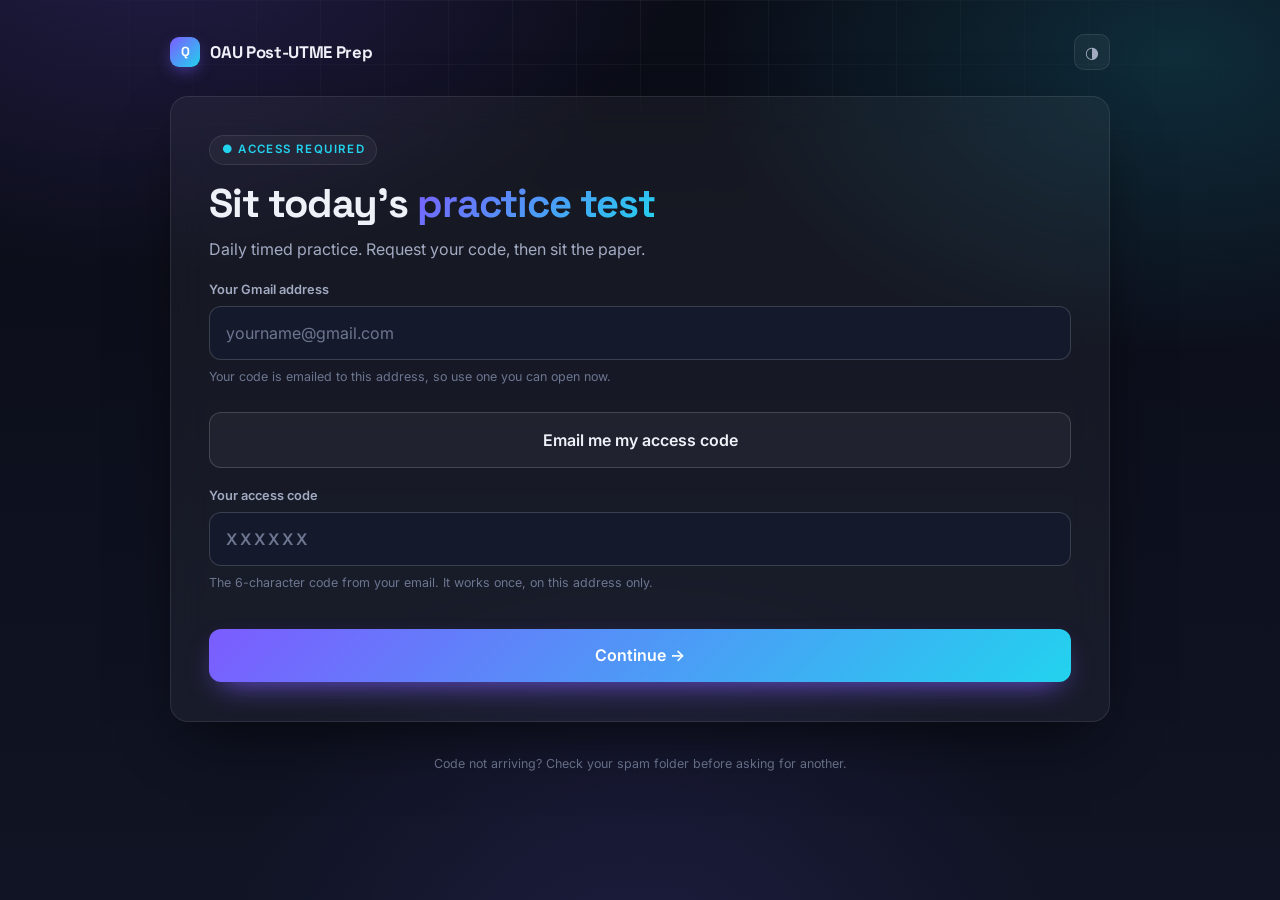
<file: index.html>
<!doctype html>
<html lang="en" data-theme="dark">
<head>
<meta charset="utf-8">
<meta name="viewport" content="width=device-width, initial-scale=1">
<title>QuickCBT — OAU Post-UTME Prep</title>
<meta name="description" content="Daily timed CBT practice with instant, per-option explanations.">
<meta name="theme-color" content="#0a0c16">
<link rel="preconnect" href="https://fonts.googleapis.com">
<link rel="preconnect" href="https://fonts.gstatic.com" crossorigin>
<link href="https://fonts.googleapis.com/css2?family=Inter:wght@400;500;600;700&family=Space+Grotesk:wght@500;600;700&display=swap" rel="stylesheet">
<link rel="stylesheet" href="assets/css/style.css">
<link rel="icon" href="data:image/svg+xml,<svg xmlns='http://www.w3.org/2000/svg' viewBox='0 0 100 100'><text y='.9em' font-size='90'>🎓</text></svg>">
</head>
<body>
<div class="aurora"></div>

<main class="shell">

  <header class="topbar">
    <div class="logo">
      <span class="mark">Q</span>
      <span id="brandName">QuickCBT</span>
    </div>
    <span class="spacer"></span>
    <button class="icon-btn" id="themeBtn" type="button" title="Switch theme" aria-label="Switch theme">◑</button>
  </header>

  <!-- ============ GATE ============ -->
  <section class="screen active" id="screen-gate">
    <div class="card">
      <span class="eyebrow">● Access required</span>
      <h1>Sit today's <span class="gradient-text">practice test</span></h1>
      <p class="lede" id="appSubtitle">Enter the email your tutor whitelisted, plus today's access code.</p>

      <form id="gateForm" autocomplete="off" novalidate>
        <div class="field">
          <label for="email">Your Gmail address</label>
          <input id="email" type="email" inputmode="email" placeholder="yourname@gmail.com" autocomplete="email" required>
          <p class="hint" id="emailHint">Must be the exact address that was given access.</p>
        </div>

        <div id="requestRow" style="display:none">
          <button class="btn ghost block" id="requestBtn" type="button" style="margin-top:0.85rem">
            Email me my access code
          </button>
          <div class="alert good" id="requestNote" role="status"></div>
        </div>

        <div class="field">
          <label for="code">Your access code</label>
          <input id="code" class="code" type="text" placeholder="XXXXXX" autocapitalize="characters" autocomplete="one-time-code" required>
          <p class="hint" id="codeHint">Sent out at the start of each day's session.</p>
        </div>

        <div class="alert" id="gateError" role="alert"></div>

        <button class="btn block" type="submit" id="gateBtn">Continue &rarr;</button>
      </form>
    </div>
    <p class="foot" id="supportLine"></p>
  </section>

  <!-- ============ BRIEF ============ -->
  <section class="screen" id="screen-brief">
    <div class="card">
      <span class="eyebrow" id="briefDay">● Day 1</span>
      <h1 id="briefTitle">Test title</h1>
      <p class="lede">Read the rules once, then begin. The timer starts the moment you press begin.</p>

      <div class="stat-row">
        <div class="stat"><div class="k">Questions</div><div class="v" id="statQ">—</div></div>
        <div class="stat"><div class="k">Duration</div><div class="v" id="statT">—</div></div>
        <div class="stat"><div class="k">Attempts left</div><div class="v">1</div></div>
      </div>

      <ul class="rules">
        <li><span class="dot">1</span><span><b>One attempt only.</b> Once you begin, the attempt is tied to your email — there is no reset.</span></li>
        <li><span class="dot">2</span><span><b>No going back.</b> Each answer is marked instantly and you move forward.</span></li>
        <li><span class="dot">3</span><span><b>Instant feedback.</b> You see why your option was wrong and why the correct one is right.</span></li>
        <li><span class="dot">4</span><span><b>The clock does not stop.</b> If it hits zero, the test submits itself with what you have.</span></li>
        <li><span class="dot">5</span><span><b>Refreshing will not help you.</b> Your progress and remaining time are saved and restored.</span></li>
      </ul>

      <button class="btn block" id="beginBtn" type="button">Begin test</button>
    </div>
  </section>

  <!-- ============ TEST ============ -->
  <section class="screen" id="screen-test">
    <div class="card">
      <div class="exam-head">
        <div class="qcount">Question <span id="qNow">1</span><span> / <span id="qTotal">0</span></span></div>
        <span class="chip" id="qSubject">Subject</span>
        <span class="spacer"></span>
        <div class="timer" id="timer">--:--</div>
        <div class="progress"><i id="progressBar"></i></div>
      </div>

      <p class="qtext" id="qText"></p>
      <div class="options" id="options"></div>

      <div class="feedback" id="feedback">
        <div class="verdict" id="verdict"></div>
        <div id="feedbackNotes"></div>
      </div>

      <div class="exam-foot">
        <button class="btn" id="nextBtn" type="button" style="display:none">Next question &rarr;</button>
      </div>
    </div>
  </section>

  <!-- ============ RESULT ============ -->
  <section class="screen" id="screen-result">
    <div class="card">
      <span class="eyebrow">● Test complete</span>
      <div class="score-wrap">
        <div class="ring">
          <svg viewBox="0 0 120 120" aria-hidden="true">
            <defs>
              <linearGradient id="scoreGrad" x1="0" y1="0" x2="1" y2="1">
                <stop offset="0%" stop-color="#7c5cff"></stop>
                <stop offset="100%" stop-color="#22d3ee"></stop>
              </linearGradient>
            </defs>
            <circle class="track" cx="60" cy="60" r="52"></circle>
            <circle class="bar" id="scoreArc" cx="60" cy="60" r="52"
                    stroke-dasharray="326.7" stroke-dashoffset="326.7"></circle>
          </svg>
          <div class="mid">
            <div class="pct" id="scorePct">0%</div>
            <div class="lbl">Score</div>
          </div>
        </div>

        <div style="flex:1;min-width:230px">
          <h1 id="resultHeadline">Well done.</h1>
          <p class="lede" id="resultSummary"></p>
          <div class="stat-row">
            <div class="stat"><div class="k">Correct</div><div class="v" id="rCorrect">0</div></div>
            <div class="stat"><div class="k">Wrong</div><div class="v" id="rWrong">0</div></div>
            <div class="stat"><div class="k">Time used</div><div class="v" id="rTime">0:00</div></div>
          </div>
        </div>
      </div>

      <div class="breakdown" id="breakdown"></div>

      <h2 style="margin-top:2.2rem">Full review</h2>
      <p class="lede" style="font-size:0.9rem">Tap any question to reopen the explanation.</p>
      <div class="review" id="review"></div>

      <div class="row">
        <button class="btn" id="copyBtn" type="button">Copy my result</button>
        <button class="btn ghost" id="printBtn" type="button">Save as PDF</button>
      </div>
    </div>
    <p class="foot" id="resultFoot"></p>
  </section>

  <!-- ============ LOCKED ============ -->
  <section class="screen" id="screen-locked">
    <div class="card center">
      <div class="big-emoji">🔒</div>
      <h1>You have already sat this test</h1>
      <p class="lede" id="lockedLine"></p>
      <button class="btn ghost" id="viewResultBtn" type="button" style="margin-top:1.5rem">View my result</button>
    </div>
  </section>

</main>

<div class="toast" id="toast"></div>
<script src="assets/js/app.js"></script>
</body>
</html>
</file>
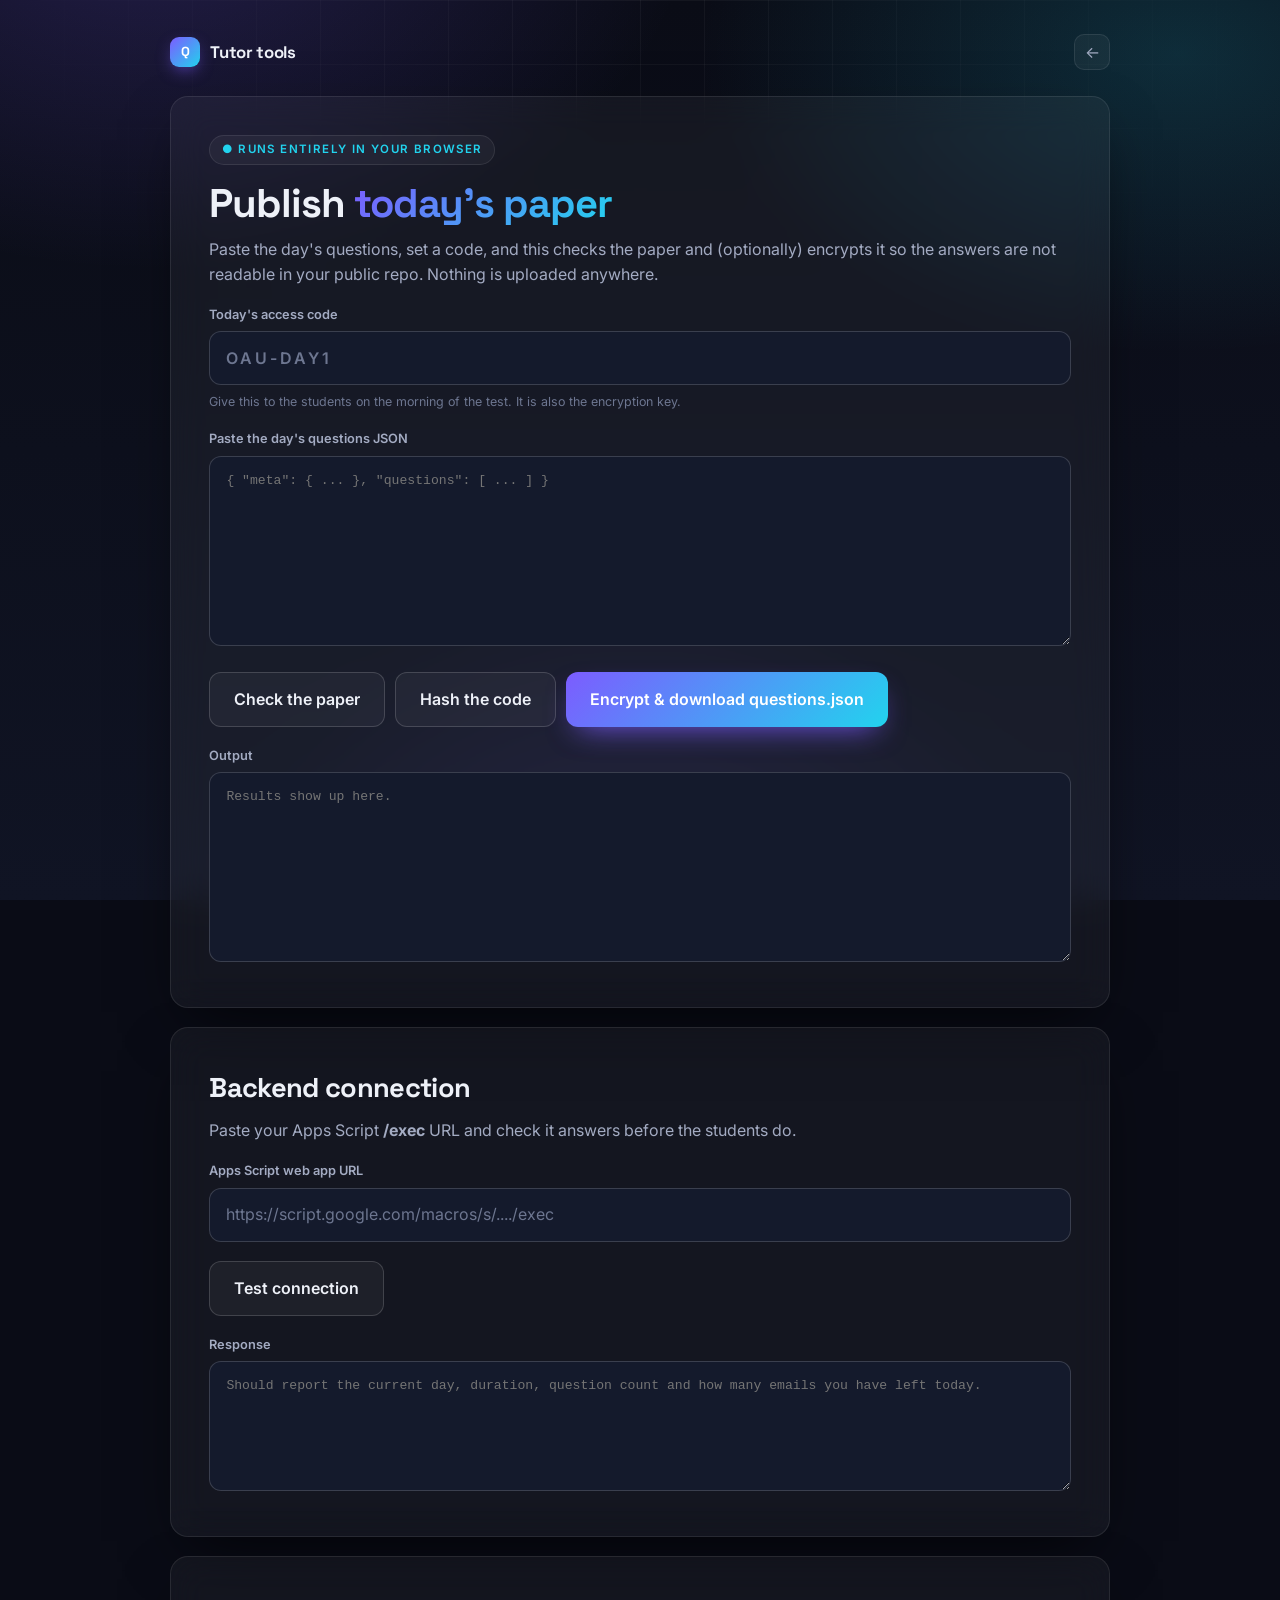
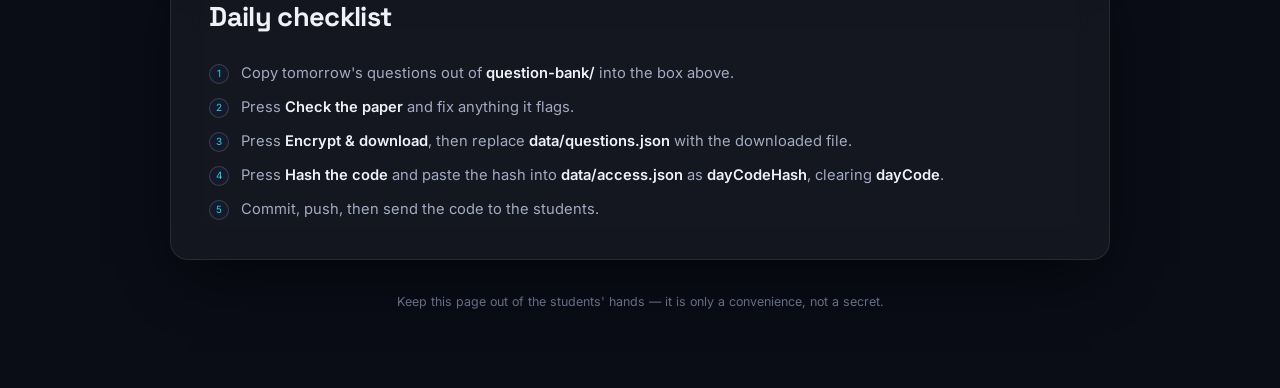
<file: admin.html>
<!doctype html>
<html lang="en" data-theme="dark">
<head>
<meta charset="utf-8">
<meta name="viewport" content="width=device-width, initial-scale=1">
<title>QuickCBT — Tutor tools</title>
<meta name="robots" content="noindex">
<link rel="preconnect" href="https://fonts.googleapis.com">
<link rel="preconnect" href="https://fonts.gstatic.com" crossorigin>
<link href="https://fonts.googleapis.com/css2?family=Inter:wght@400;500;600;700&family=Space+Grotesk:wght@500;600;700&display=swap" rel="stylesheet">
<link rel="stylesheet" href="assets/css/style.css">
<link rel="icon" href="data:image/svg+xml,<svg xmlns='http://www.w3.org/2000/svg' viewBox='0 0 100 100'><text y='.9em' font-size='90'>🛠️</text></svg>">
</head>
<body>
<div class="aurora"></div>

<main class="shell">
  <header class="topbar">
    <div class="logo"><span class="mark">Q</span><span>Tutor tools</span></div>
    <span class="spacer"></span>
    <a class="icon-btn" href="index.html" title="Back to the test" style="text-decoration:none">←</a>
  </header>

  <section class="card">
    <span class="eyebrow">● Runs entirely in your browser</span>
    <h1>Publish <span class="gradient-text">today's paper</span></h1>
    <p class="lede">Paste the day's questions, set a code, and this checks the paper and (optionally) encrypts it so the answers are not readable in your public repo. Nothing is uploaded anywhere.</p>

    <div class="field">
      <label for="code">Today's access code</label>
      <input id="code" class="code" type="text" placeholder="OAU-DAY1">
      <p class="hint">Give this to the students on the morning of the test. It is also the encryption key.</p>
    </div>

    <div class="field">
      <label for="src">Paste the day's questions JSON</label>
      <textarea id="src" class="box" spellcheck="false" placeholder='{ "meta": { ... }, "questions": [ ... ] }'></textarea>
    </div>

    <div class="row">
      <button class="btn ghost" id="checkBtn" type="button">Check the paper</button>
      <button class="btn ghost" id="hashBtn" type="button">Hash the code</button>
      <button class="btn" id="encBtn" type="button">Encrypt &amp; download questions.json</button>
    </div>

    <div class="field">
      <label for="out">Output</label>
      <textarea id="out" class="box" spellcheck="false" readonly placeholder="Results show up here."></textarea>
    </div>
  </section>

  <section class="card" style="margin-top:1.2rem">
    <h2>Backend connection</h2>
    <p class="lede">Paste your Apps Script <b>/exec</b> URL and check it answers before the students do.</p>
    <div class="field">
      <label for="apiUrl">Apps Script web app URL</label>
      <input id="apiUrl" type="text" placeholder="https://script.google.com/macros/s/..../exec">
    </div>
    <div class="row">
      <button class="btn ghost" id="pingBtn" type="button">Test connection</button>
    </div>
    <div class="field">
      <label for="pingOut">Response</label>
      <textarea id="pingOut" class="box" style="min-height:130px" readonly
        placeholder="Should report the current day, duration, question count and how many emails you have left today."></textarea>
    </div>
  </section>

  <section class="card" style="margin-top:1.2rem">
    <h2>Daily checklist</h2>
    <ul class="rules">
      <li><span class="dot">1</span><span>Copy tomorrow's questions out of <b>question-bank/</b> into the box above.</span></li>
      <li><span class="dot">2</span><span>Press <b>Check the paper</b> and fix anything it flags.</span></li>
      <li><span class="dot">3</span><span>Press <b>Encrypt &amp; download</b>, then replace <b>data/questions.json</b> with the downloaded file.</span></li>
      <li><span class="dot">4</span><span>Press <b>Hash the code</b> and paste the hash into <b>data/access.json</b> as <b>dayCodeHash</b>, clearing <b>dayCode</b>.</span></li>
      <li><span class="dot">5</span><span>Commit, push, then send the code to the students.</span></li>
    </ul>
  </section>

  <p class="foot">Keep this page out of the students' hands — it is only a convenience, not a secret.</p>
</main>

<div class="toast" id="toast"></div>

<script>
(function () {
  "use strict";
  var $ = function (id) { return document.getElementById(id); };
  var out = $("out");

  var toastTimer;
  function toast(m) {
    var t = $("toast");
    t.textContent = m; t.classList.add("show");
    clearTimeout(toastTimer);
    toastTimer = setTimeout(function () { t.classList.remove("show"); }, 2600);
  }

  function code() { return $("code").value.trim().toUpperCase(); }

  function parseSrc() {
    var raw = $("src").value.trim();
    if (!raw) { out.value = "Paste the questions JSON first."; return null; }
    try { return JSON.parse(raw); }
    catch (e) { out.value = "This is not valid JSON.\n\n" + e.message; return null; }
  }

  function validate(paper) {
    var problems = [], ids = {};
    if (!paper.meta) problems.push('Missing "meta" block.');
    if (!paper.questions || !paper.questions.length) {
      problems.push('Missing or empty "questions" array.');
      return problems;
    }
    if (paper.meta && !paper.meta.durationMinutes) {
      problems.push('meta.durationMinutes is not set — the app will default to 15 minutes.');
    }
    paper.questions.forEach(function (q, i) {
      var at = "Question " + (i + 1) + ": ";
      if (!q.id) problems.push(at + 'no "id".');
      else if (ids[q.id]) problems.push(at + 'duplicate id "' + q.id + '".');
      else ids[q.id] = true;
      if (!q.text) problems.push(at + "no question text.");
      if (!q.options || q.options.length < 2) { problems.push(at + "fewer than 2 options."); return; }
      var optIds = q.options.map(function (o) { return o.id; });
      q.options.forEach(function (o, j) {
        if (!o.id) problems.push(at + "option " + (j + 1) + ' has no "id".');
        if (!o.text) problems.push(at + "option " + (o.id || j + 1) + " has no text.");
        if (o.id !== q.answer && !o.feedback) {
          problems.push(at + "option " + (o.id || j + 1) + " has no tailored feedback — the student will get a generic line.");
        }
      });
      if (!q.answer) problems.push(at + 'no "answer".');
      else if (optIds.indexOf(q.answer) === -1) problems.push(at + 'answer "' + q.answer + '" is not one of the option ids.');
      if (!q.explanation) problems.push(at + "no explanation for the correct answer.");
    });
    return problems;
  }

  $("checkBtn").addEventListener("click", function () {
    var paper = parseSrc();
    if (!paper) return;
    var problems = validate(paper);
    var subjects = {};
    (paper.questions || []).forEach(function (q) {
      var s = q.subject || "General";
      subjects[s] = (subjects[s] || 0) + 1;
    });
    var summary =
      "Questions: " + (paper.questions || []).length + "\n" +
      "Duration:  " + ((paper.meta && paper.meta.durationMinutes) || 15) + " min\n" +
      "Subjects:  " + Object.keys(subjects).map(function (s) { return s + " (" + subjects[s] + ")"; }).join(", ") + "\n\n";
    out.value = summary + (problems.length
      ? problems.length + " thing(s) to look at:\n\n- " + problems.join("\n- ")
      : "No problems found. This paper is ready to publish.");
  });

  $("hashBtn").addEventListener("click", function () {
    if (!code()) { out.value = "Enter the access code first."; return; }
    crypto.subtle.digest("SHA-256", new TextEncoder().encode(code())).then(function (buf) {
      var hex = "", v = new Uint8Array(buf);
      for (var i = 0; i < v.length; i++) hex += v[i].toString(16).padStart(2, "0");
      out.value =
        'Paste this into data/access.json:\n\n' +
        '  "dayCode": "",\n' +
        '  "dayCodeHash": "' + hex + '",\n\n' +
        'Then the plain code (' + code() + ') never appears in the repo.';
      toast("Hash ready");
    });
  });

  function b64(buf) {
    var bin = "", v = new Uint8Array(buf);
    for (var i = 0; i < v.length; i++) bin += String.fromCharCode(v[i]);
    return btoa(bin);
  }

  $("encBtn").addEventListener("click", function () {
    var paper = parseSrc();
    if (!paper) return;
    if (!code()) { out.value = "Enter the access code first — it is the encryption key."; return; }

    var problems = validate(paper);
    var blockers = problems.filter(function (p) { return p.indexOf("tailored feedback") === -1; });
    if (blockers.length) {
      out.value = "Fix these before publishing:\n\n- " + blockers.join("\n- ");
      return;
    }

    var salt = crypto.getRandomValues(new Uint8Array(16));
    var iv = crypto.getRandomValues(new Uint8Array(12));
    var enc = new TextEncoder();

    crypto.subtle.importKey("raw", enc.encode(code()), "PBKDF2", false, ["deriveKey"])
      .then(function (base) {
        return crypto.subtle.deriveKey(
          { name: "PBKDF2", salt: salt, iterations: 120000, hash: "SHA-256" },
          base, { name: "AES-GCM", length: 256 }, false, ["encrypt"]
        );
      })
      .then(function (key) {
        return crypto.subtle.encrypt({ name: "AES-GCM", iv: iv }, key, enc.encode(JSON.stringify(paper)));
      })
      .then(function (cipher) {
        var payload = {
          v: 1, enc: "aes-gcm",
          salt: b64(salt), iv: b64(iv), data: b64(cipher)
        };
        var blob = new Blob([JSON.stringify(payload)], { type: "application/json" });
        var a = document.createElement("a");
        a.href = URL.createObjectURL(blob);
        var day = (paper.meta && paper.meta.day) || 1;
        a.download = "day" + day + ".json";
        document.body.appendChild(a);
        a.click();
        document.body.removeChild(a);
        setTimeout(function () { URL.revokeObjectURL(a.href); }, 1000);
        out.value =
          "Encrypted. day" + day + ".json downloaded — move it into data/day" + day + ".json\n\n" +
          "Now put this row in the Papers tab of your sheet (row " + (day + 1) + "):\n\n" +
          "  day               " + day + "\n" +
          "  title             " + (paper.meta.title || "Day " + day) + "\n" +
          "  questionCount     " + paper.questions.length + "\n" +
          "  durationMinutes   " + (paper.meta.durationMinutes || 15) + "\n" +
          "  file              data/day" + day + ".json\n" +
          "  key               " + code() + "\n\n" +
          "That key never goes in the repo. The server only releases it once a\n" +
          "day-" + day + " code has been used, and only while the sheet says day = " + day + ".\n\n" +
          (problems.length ? "Warnings you chose to ship with:\n- " + problems.join("\n- ") : "");
        toast("day" + day + ".json downloaded");
      })
      .catch(function (e) { out.value = "Encryption failed: " + e.message; });
  });

  /* ---- backend ping ---- */
  $("pingBtn").addEventListener("click", function () {
    var url = $("apiUrl").value.trim();
    var box = $("pingOut");
    if (!/^https:\/\/script\.google\.com\/.*\/exec$/.test(url)) {
      box.value = 'That does not look like a deployed web app URL.\nIt must be the one ending in /exec, not /dev.';
      return;
    }
    box.value = "Calling…";
    fetch(url, {
      method: "POST",
      headers: { "Content-Type": "text/plain;charset=utf-8" },
      body: JSON.stringify({ action: "ping" })
    })
      .then(function (r) { return r.json(); })
      .then(function (d) {
        box.value = !d.ok
          ? "The script answered but reported: " + JSON.stringify(d, null, 2)
          : "Connected.\n\n" +
            "Day:             " + d.day + "\n" +
            "Title:           " + d.title + "\n" +
            "Duration:        " + d.durationMinutes + " min\n" +
            "Question count:  " + d.questionCount + (d.questionCount ? "" : "   <-- set this in the Settings tab") + "\n" +
            "Paper encrypted: " + (d.paperEncrypted ? "yes" : "no") + "\n" +
            "Requests open:   " + (d.requestsOpen ? "yes" : "no") + "\n" +
            "Approval:        " + (d.autoApprove ? "automatic" : "manual - use the QuickCBT menu in the sheet") + "\n" +
            "Emails left:     " + d.mailQuotaLeft + " today\n\n" +
            'Paste this URL into data/access.json as "apiUrl".';
      })
      .catch(function (e) {
        box.value =
          "Could not reach it: " + e.message + "\n\n" +
          "Almost always one of these:\n" +
          "  1. Deployment access is not set to \"Anyone\" (\"Anyone with a Google account\" will not work).\n" +
          "  2. You edited Code.gs but did not Deploy > Manage deployments > New version.\n" +
          "  3. The URL is the /dev one instead of /exec.";
      });
  });
})();
</script>
</body>
</html>
</file>
<file: assets/css/style.css>
/* ============================================================
   QuickCBT - design system
   Dark-first, glass panels, one accent gradient.
============================================================ */

:root {
  --bg:            #0a0c16;
  --bg-2:          #101424;
  --panel:         rgba(255, 255, 255, 0.045);
  --panel-solid:   #141a2c;
  --border:        rgba(255, 255, 255, 0.09);
  --border-strong: rgba(255, 255, 255, 0.16);

  --text:          #eef1f8;
  --text-dim:      #a3abc2;
  --text-faint:    #6d7690;

  --brand:         #7c5cff;
  --brand-2:       #22d3ee;
  --grad:          linear-gradient(135deg, #7c5cff 0%, #22d3ee 100%);

  --ok:            #34d399;
  --ok-bg:         rgba(52, 211, 153, 0.12);
  --bad:           #fb7185;
  --bad-bg:        rgba(251, 113, 133, 0.12);
  --warn:          #fbbf24;

  --radius:        18px;
  --radius-sm:     12px;
  --shadow:        0 24px 60px -20px rgba(0, 0, 0, 0.7);
  --ring:          0 0 0 3px rgba(124, 92, 255, 0.35);

  --font:          "Inter", system-ui, -apple-system, "Segoe UI", Roboto, sans-serif;
  --font-display:  "Space Grotesk", var(--font);
}

[data-theme="light"] {
  --bg:            #f4f5fb;
  --bg-2:          #e9ebf6;
  --panel:         rgba(255, 255, 255, 0.75);
  --panel-solid:   #ffffff;
  --border:        rgba(16, 20, 36, 0.10);
  --border-strong: rgba(16, 20, 36, 0.18);

  --text:          #131728;
  --text-dim:      #4d5570;
  --text-faint:    #7b839c;

  --ok:            #0f9d6e;
  --ok-bg:         rgba(15, 157, 110, 0.10);
  --bad:           #d93b56;
  --bad-bg:        rgba(217, 59, 86, 0.10);

  --shadow:        0 20px 50px -24px rgba(20, 25, 60, 0.35);
}

* { box-sizing: border-box; }

html, body { height: 100%; }

body {
  margin: 0;
  font-family: var(--font);
  color: var(--text);
  background: var(--bg);
  -webkit-font-smoothing: antialiased;
  line-height: 1.55;
  overflow-x: hidden;
}

/* Ambient background ------------------------------------------------ */
.aurora {
  position: fixed;
  inset: 0;
  z-index: -1;
  overflow: hidden;
  background:
    radial-gradient(900px 600px at 12% -10%, rgba(124, 92, 255, 0.22), transparent 60%),
    radial-gradient(800px 500px at 92% 6%,  rgba(34, 211, 238, 0.16), transparent 60%),
    radial-gradient(700px 700px at 50% 110%, rgba(124, 92, 255, 0.12), transparent 60%),
    linear-gradient(180deg, var(--bg) 0%, var(--bg-2) 100%);
}
.aurora::after {
  content: "";
  position: absolute;
  inset: 0;
  background-image:
    linear-gradient(var(--border) 1px, transparent 1px),
    linear-gradient(90deg, var(--border) 1px, transparent 1px);
  background-size: 64px 64px;
  -webkit-mask-image: radial-gradient(70% 60% at 50% 0%, #000 0%, transparent 75%);
  mask-image: radial-gradient(70% 60% at 50% 0%, #000 0%, transparent 75%);
  opacity: 0.5;
}

/* Layout ------------------------------------------------------------ */
.shell {
  width: min(940px, calc(100vw - 2rem));
  margin: 0 auto;
  padding: 1.25rem 0 4rem;
}

.topbar {
  display: flex;
  align-items: center;
  gap: 0.9rem;
  padding: 0.9rem 0 1.6rem;
}

.logo {
  display: flex;
  align-items: center;
  gap: 0.65rem;
  font-family: var(--font-display);
  font-weight: 700;
  letter-spacing: -0.02em;
  font-size: 1.05rem;
}
.logo .mark {
  width: 30px; height: 30px;
  border-radius: 9px;
  background: var(--grad);
  display: grid; place-items: center;
  color: #fff; font-size: 0.82rem; font-weight: 700;
  box-shadow: 0 6px 18px -6px rgba(124, 92, 255, 0.9);
}
.spacer { flex: 1; }

.icon-btn {
  width: 36px; height: 36px;
  border-radius: 10px;
  border: 1px solid var(--border);
  background: var(--panel);
  color: var(--text-dim);
  cursor: pointer;
  display: grid; place-items: center;
  font-size: 1rem;
  transition: 0.18s;
}
.icon-btn:hover { color: var(--text); border-color: var(--border-strong); }

/* Cards ------------------------------------------------------------- */
.card {
  background: var(--panel);
  border: 1px solid var(--border);
  border-radius: var(--radius);
  backdrop-filter: blur(18px);
  -webkit-backdrop-filter: blur(18px);
  box-shadow: var(--shadow);
  padding: clamp(1.4rem, 4vw, 2.4rem);
}

.screen { display: none; animation: rise 0.4s cubic-bezier(0.2, 0.8, 0.25, 1); }
.screen.active { display: block; }

@keyframes rise {
  from { opacity: 0; transform: translateY(14px); }
  to   { opacity: 1; transform: none; }
}

/* Typography -------------------------------------------------------- */
h1, h2, h3 { font-family: var(--font-display); letter-spacing: -0.025em; margin: 0; }
h1 { font-size: clamp(1.75rem, 5vw, 2.5rem); line-height: 1.15; }
h2 { font-size: clamp(1.3rem, 3.5vw, 1.7rem); }
.lede { color: var(--text-dim); margin: 0.6rem 0 0; }
.eyebrow {
  display: inline-flex; align-items: center; gap: 0.45rem;
  font-size: 0.72rem; font-weight: 600; letter-spacing: 0.12em;
  text-transform: uppercase; color: var(--brand-2);
  border: 1px solid var(--border); background: var(--panel);
  padding: 0.32rem 0.7rem; border-radius: 999px; margin-bottom: 1rem;
}
.gradient-text {
  background: var(--grad);
  -webkit-background-clip: text; background-clip: text; color: transparent;
}

/* Forms ------------------------------------------------------------- */
.field { margin-top: 1.15rem; }
.field label {
  display: block; font-size: 0.8rem; font-weight: 600;
  color: var(--text-dim); margin-bottom: 0.4rem;
}
.field input {
  width: 100%;
  padding: 0.85rem 1rem;
  font: inherit;
  color: var(--text);
  background: var(--panel-solid);
  border: 1px solid var(--border-strong);
  border-radius: var(--radius-sm);
  outline: none;
  transition: 0.18s;
}
.field input::placeholder { color: var(--text-faint); }
.field input:focus { border-color: var(--brand); box-shadow: var(--ring); }
.field input.code { letter-spacing: 0.18em; text-transform: uppercase; font-weight: 600; }
.hint { font-size: 0.78rem; color: var(--text-faint); margin-top: 0.4rem; }

.btn {
  display: inline-flex; align-items: center; justify-content: center; gap: 0.5rem;
  padding: 0.9rem 1.5rem;
  font: inherit; font-weight: 600;
  border: 0; border-radius: var(--radius-sm);
  background: var(--grad); color: #fff;
  cursor: pointer;
  transition: 0.18s;
  box-shadow: 0 12px 30px -12px rgba(124, 92, 255, 0.9);
}
.btn:hover:not(:disabled) { transform: translateY(-1px); filter: brightness(1.08); }
.btn:disabled { opacity: 0.5; cursor: not-allowed; box-shadow: none; }
.btn.block { width: 100%; margin-top: 1.5rem; }
.btn.ghost {
  background: var(--panel); color: var(--text);
  border: 1px solid var(--border-strong); box-shadow: none;
}

.alert {
  margin-top: 1.1rem;
  padding: 0.8rem 1rem;
  border-radius: var(--radius-sm);
  font-size: 0.88rem;
  background: var(--bad-bg);
  border: 1px solid var(--bad);
  color: var(--bad);
  display: none;
}
.alert.show { display: block; }
.alert.good {
  background: var(--ok-bg);
  border-color: var(--ok);
  color: var(--ok);
}


/* Brief screen ------------------------------------------------------ */
.rules { list-style: none; padding: 0; margin: 1.5rem 0 0; display: grid; gap: 0.7rem; }
.rules li {
  display: flex; gap: 0.75rem; align-items: flex-start;
  font-size: 0.92rem; color: var(--text-dim);
}
.rules li b { color: var(--text); font-weight: 600; }
.rules .dot {
  flex: none; width: 20px; height: 20px; margin-top: 2px;
  border-radius: 50%; background: var(--panel-solid);
  border: 1px solid var(--border-strong);
  display: grid; place-items: center;
  font-size: 0.62rem; color: var(--brand-2);
}

.stat-row {
  display: grid; grid-template-columns: repeat(3, 1fr);
  gap: 0.75rem; margin-top: 1.6rem;
}
.stat {
  background: var(--panel-solid);
  border: 1px solid var(--border);
  border-radius: var(--radius-sm);
  padding: 0.9rem 1rem;
}
.stat .k { font-size: 0.72rem; color: var(--text-faint); text-transform: uppercase; letter-spacing: 0.08em; }
.stat .v { font-family: var(--font-display); font-size: 1.4rem; font-weight: 700; margin-top: 0.15rem; }

/* Test header ------------------------------------------------------- */
.exam-head {
  display: flex; align-items: center; gap: 1rem;
  flex-wrap: wrap;
  padding-bottom: 1.1rem;
  border-bottom: 1px solid var(--border);
  margin-bottom: 1.5rem;
}
.qcount { font-family: var(--font-display); font-weight: 700; font-size: 1.05rem; }
.qcount span { color: var(--text-faint); font-weight: 500; }
.chip {
  font-size: 0.74rem; font-weight: 600; color: var(--brand-2);
  background: rgba(34, 211, 238, 0.1);
  border: 1px solid rgba(34, 211, 238, 0.3);
  padding: 0.25rem 0.6rem; border-radius: 999px;
}
.timer {
  font-family: var(--font-display); font-weight: 700;
  font-variant-numeric: tabular-nums;
  font-size: 1.15rem;
  padding: 0.4rem 0.85rem;
  border-radius: 999px;
  background: var(--panel-solid);
  border: 1px solid var(--border-strong);
}
.timer.warn { color: var(--warn); border-color: var(--warn); }
.timer.danger {
  color: var(--bad); border-color: var(--bad);
  animation: pulse 1s infinite;
}
@keyframes pulse { 50% { opacity: 0.45; } }

.progress {
  height: 5px; width: 100%;
  background: var(--panel-solid);
  border-radius: 999px; overflow: hidden;
  margin-top: 0.9rem;
  flex-basis: 100%;
}
.progress > i {
  display: block; height: 100%; width: 0;
  background: var(--grad);
  border-radius: 999px;
  transition: width 0.35s cubic-bezier(0.2, 0.8, 0.25, 1);
}

/* Question ---------------------------------------------------------- */
.qtext {
  font-family: var(--font-display);
  font-size: clamp(1.1rem, 2.6vw, 1.35rem);
  font-weight: 600; line-height: 1.45;
  margin-bottom: 1.35rem;
  white-space: pre-wrap;
}

.options { display: grid; gap: 0.65rem; }

.opt {
  display: flex; align-items: flex-start; gap: 0.85rem;
  width: 100%; text-align: left;
  padding: 0.95rem 1.1rem;
  font: inherit; color: var(--text);
  background: var(--panel-solid);
  border: 1px solid var(--border-strong);
  border-radius: var(--radius-sm);
  cursor: pointer;
  transition: 0.16s;
}
.opt:hover:not(:disabled) { border-color: var(--brand); transform: translateX(3px); }
.opt:disabled { cursor: default; }
.opt .key {
  flex: none;
  width: 27px; height: 27px;
  border-radius: 8px;
  display: grid; place-items: center;
  font-size: 0.8rem; font-weight: 700;
  background: var(--panel);
  border: 1px solid var(--border-strong);
  color: var(--text-dim);
}
.opt .body { flex: 1; padding-top: 1px; }
.opt .tag { flex: none; font-size: 1rem; opacity: 0; transition: 0.2s; }

.opt.correct { border-color: var(--ok); background: var(--ok-bg); }
.opt.correct .key { background: var(--ok); border-color: var(--ok); color: #04120c; }
.opt.correct .tag { opacity: 1; }
.opt.wrong { border-color: var(--bad); background: var(--bad-bg); }
.opt.wrong .key { background: var(--bad); border-color: var(--bad); color: #1a0409; }
.opt.wrong .tag { opacity: 1; }
.opt.muted { opacity: 0.45; }

/* Feedback ---------------------------------------------------------- */
.feedback { margin-top: 1.3rem; display: none; }
.feedback.show { display: block; animation: rise 0.35s ease; }

.verdict {
  display: flex; align-items: center; gap: 0.6rem;
  font-family: var(--font-display); font-weight: 700; font-size: 1.05rem;
  margin-bottom: 0.85rem;
}
.verdict.right { color: var(--ok); }
.verdict.wrong { color: var(--bad); }

.note {
  border-radius: var(--radius-sm);
  padding: 0.9rem 1.1rem;
  font-size: 0.92rem;
  border: 1px solid var(--border);
  background: var(--panel-solid);
  margin-bottom: 0.65rem;
  white-space: pre-wrap;
}
.note h4 {
  margin: 0 0 0.35rem;
  font-size: 0.72rem; font-weight: 700;
  letter-spacing: 0.1em; text-transform: uppercase;
  color: var(--text-faint);
}
.note.bad { border-color: rgba(251, 113, 133, 0.35); background: var(--bad-bg); }
.note.bad h4 { color: var(--bad); }
.note.good { border-color: rgba(52, 211, 153, 0.3); background: var(--ok-bg); }
.note.good h4 { color: var(--ok); }

.exam-foot { margin-top: 1.5rem; display: flex; justify-content: flex-end; }

/* Result ------------------------------------------------------------ */
.score-wrap {
  display: flex; align-items: center; gap: clamp(1rem, 4vw, 2.5rem);
  flex-wrap: wrap;
}
.ring { position: relative; flex: none; width: 148px; height: 148px; }
.ring svg { transform: rotate(-90deg); width: 100%; height: 100%; }
.ring .track { fill: none; stroke: var(--panel-solid); stroke-width: 12; }
.ring .bar {
  fill: none; stroke: url(#scoreGrad); stroke-width: 12; stroke-linecap: round;
  transition: stroke-dashoffset 1.1s cubic-bezier(0.2, 0.8, 0.25, 1);
}
.ring .mid {
  position: absolute; inset: 0;
  display: grid; place-content: center; text-align: center;
}
.ring .pct { font-family: var(--font-display); font-size: 2rem; font-weight: 700; line-height: 1; }
.ring .lbl { font-size: 0.7rem; color: var(--text-faint); text-transform: uppercase; letter-spacing: 0.1em; }

.breakdown { margin-top: 2rem; }
.subj {
  display: flex; align-items: center; gap: 0.85rem;
  padding: 0.7rem 0;
  border-bottom: 1px solid var(--border);
  font-size: 0.9rem;
}
.subj .name { flex: 1; font-weight: 600; }
.subj .bar { flex: none; width: 110px; height: 6px; background: var(--panel-solid); border-radius: 999px; overflow: hidden; }
.subj .bar > i { display: block; height: 100%; background: var(--grad); }
.subj .num { flex: none; width: 52px; text-align: right; color: var(--text-dim); font-variant-numeric: tabular-nums; }

.review { margin-top: 2rem; display: grid; gap: 0.6rem; }
.rev {
  border: 1px solid var(--border);
  border-left: 3px solid var(--ok);
  border-radius: var(--radius-sm);
  background: var(--panel-solid);
  overflow: hidden;
}
.rev.miss { border-left-color: var(--bad); }
.rev summary {
  cursor: pointer; list-style: none;
  padding: 0.8rem 1rem;
  display: flex; align-items: center; gap: 0.7rem;
  font-size: 0.9rem;
}
.rev summary::-webkit-details-marker { display: none; }
.rev summary .n { color: var(--text-faint); font-variant-numeric: tabular-nums; flex: none; }
.rev summary .t { flex: 1; overflow: hidden; text-overflow: ellipsis; white-space: nowrap; }
.rev .inner { padding: 0 1rem 1rem; font-size: 0.9rem; color: var(--text-dim); }
.rev .inner p { margin: 0.5rem 0; white-space: pre-wrap; }
.rev .inner b { color: var(--text); }

/* Locked ------------------------------------------------------------ */
.center { text-align: center; }
.big-emoji { font-size: 3rem; line-height: 1; margin-bottom: 0.75rem; }

.toast {
  position: fixed; left: 50%; bottom: 26px;
  transform: translate(-50%, 20px);
  background: var(--panel-solid);
  border: 1px solid var(--border-strong);
  color: var(--text);
  padding: 0.7rem 1.1rem; border-radius: 999px;
  font-size: 0.85rem; box-shadow: var(--shadow);
  opacity: 0; pointer-events: none; transition: 0.25s;
  z-index: 50;
}
.toast.show { opacity: 1; transform: translate(-50%, 0); }

.foot {
  text-align: center; margin-top: 2rem;
  font-size: 0.78rem; color: var(--text-faint);
}

/* Admin page -------------------------------------------------------- */
textarea.box {
  width: 100%; min-height: 190px;
  padding: 0.9rem 1rem;
  font-family: ui-monospace, SFMono-Regular, Menlo, Consolas, monospace;
  font-size: 0.82rem; line-height: 1.5;
  color: var(--text);
  background: var(--panel-solid);
  border: 1px solid var(--border-strong);
  border-radius: var(--radius-sm);
  outline: none; resize: vertical;
}
textarea.box:focus { border-color: var(--brand); box-shadow: var(--ring); }
.row { display: flex; gap: 0.6rem; flex-wrap: wrap; margin-top: 1.2rem; }

@media (max-width: 560px) {
  .stat-row { grid-template-columns: 1fr; }
  .exam-head { gap: 0.6rem; }
  .subj .bar { display: none; }
}

/* Print / Save-as-PDF ----------------------------------------------- */
@media print {
  .aurora, .topbar, .toast, .row, .foot { display: none !important; }
  body { background: #fff; color: #000; }
  .card {
    background: #fff; border: 0; box-shadow: none;
    backdrop-filter: none; -webkit-backdrop-filter: none; padding: 0;
  }
  .rev { break-inside: avoid; }
  .rev .inner { display: block !important; }
  details > summary { list-style: none; }
  details:not([open]) > .inner { display: block !important; }
  .shell { width: 100%; }
}

/* Code shown on screen (email is only a backup copy) ----------------- */
.code-drop { text-align: center; padding: 0.35rem 0; }
.code-drop .cd-label {
  font-size: 0.7rem; font-weight: 700; letter-spacing: 0.14em;
  text-transform: uppercase; opacity: 0.75;
}
.code-drop .cd-code {
  font-family: var(--font-display);
  font-size: clamp(2rem, 9vw, 2.9rem);
  font-weight: 700; letter-spacing: 0.22em;
  line-height: 1.15; margin: 0.35rem 0 0.5rem;
  user-select: all; -webkit-user-select: all;
}
.code-drop .cd-note { font-size: 0.8rem; opacity: 0.85; line-height: 1.5; }
</file>
